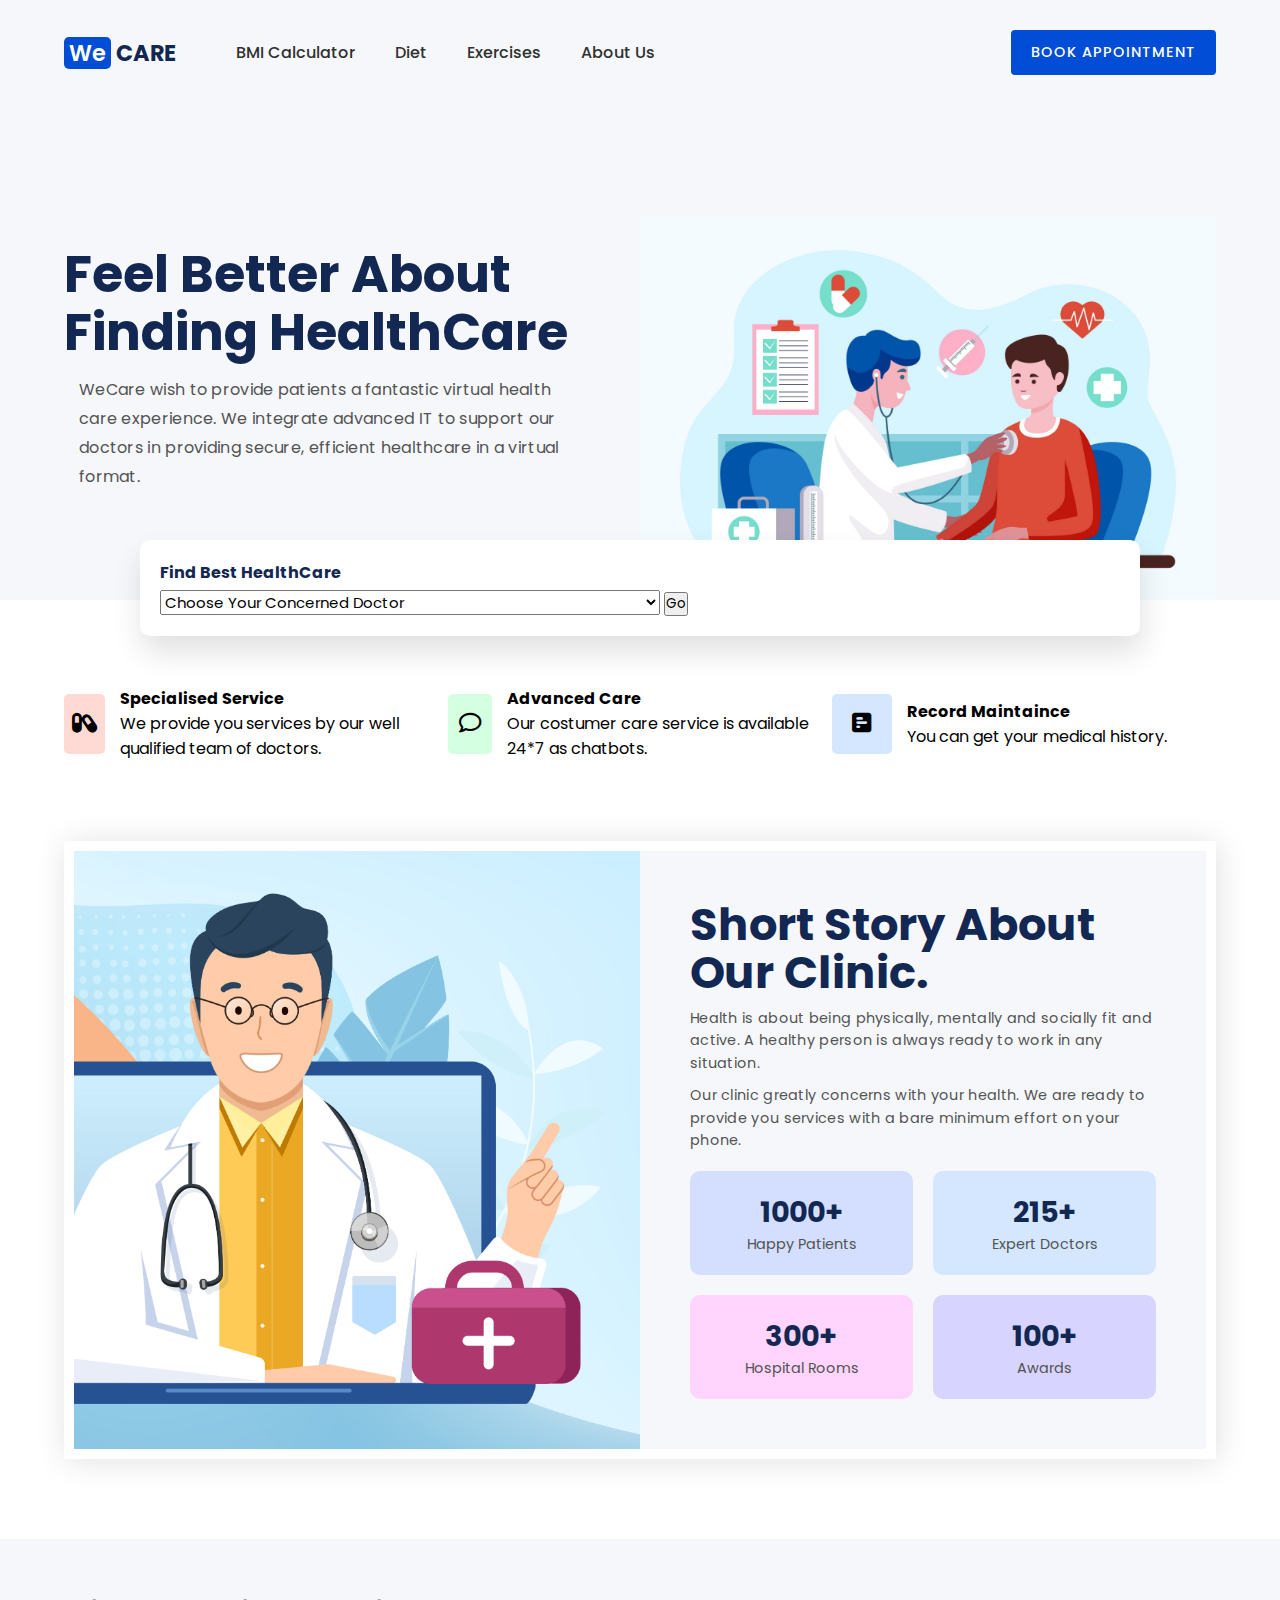
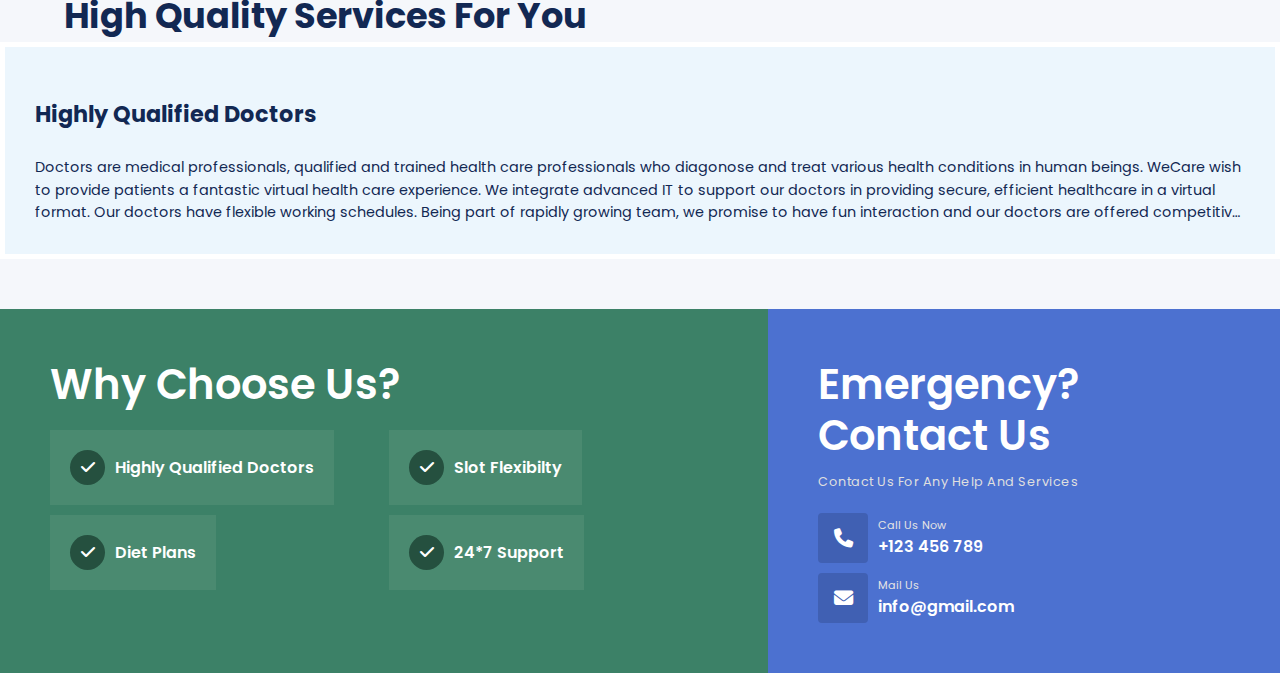
<file: index.html>
<!DOCTYPE html>
<html lang="en">
<head>
   <meta charset="UTF-8">
   <meta http-equiv="X-UA-Compatible" content="IE=edge">
   <meta name="viewport" content="width=device-width, initial-scale=1.0">
   <title>WeCare</title>
   <link rel="preconnect" href="https://fonts.googleapis.com">
<link rel="preconnect" href="https://fonts.gstatic.com" crossorigin>
<link href="https://fonts.googleapis.com/css2?family=Poppins:ital,wght@0,100;0,200;0,300;0,400;0,500;0,600;0,700;0,800;0,900;1,100;1,200;1,300;1,400;1,500;1,600;1,700;1,800;1,900&display=swap" rel="stylesheet">
<link rel="stylesheet" href="https://cdnjs.cloudflare.com/ajax/libs/font-awesome/6.3.0/css/all.min.css">
<script type="text/javascript">
   function goToNewPage()
   {
       var url = document.getElementById('list').value;
       if(url != 'none') {
           window.location = url;
       }
   }
</script>
</head>
<link rel="stylesheet" href="style.css">
<body>
   <section id="hero">
      <nav class="navigation">
         <a href="#" class="logo"><span>We</span>CARE</a>
         <ul class="menu">
            <li><a href="bmi.html" target="_blank">BMI Calculator</a>
            <li><a href="Diet.html" target="_blank">Diet</a>
            <li><a href="exercise.html" target="_blank">Exercises</a>
            <li><a href="aboutus.html" target="_blank">About Us</a>
         
         </ul>
      
         <a href="appointment.html" target="_blank" class="nav-appointment-btn">BOOK APPOINTMENT</a>
      </nav>
      <div class="hero-content">
         <div class="hero-text">
         <h1>Feel Better About Finding HealthCare</h1>
            <p>WeCare wish to provide patients a fantastic virtual health care experience. We integrate advanced IT to support our doctors in providing secure, efficient healthcare in a virtual format.</p> 
       
            <div class="hero-text-btns">
               <!--
               <a href="#">
                  <i class="fa-solid fa-magnifying-glass"></i>
                  Find Doctor</a>
               
               <a href="#">
                  <i class="fa-solid fa-check"></i>
                  Book Appointment</a>
               -->
               
            </div>
         </div>
         <div class="hero-img">
            <img src="gg.jpg" alt="">
         </div>
      </div>
   </section>
   <div class="appointment-search-container">
      <h3>Find Best HealthCare</h3>
      <form>
         <select name="list" id="list" accesskey="target">
             <option value='none' selected>Choose Your Concerned Doctor</option>
             <option value="Cardiologist.html">Cardiologist</option>
             <option value="Neurologist.html">Neurologist</option>
             <option value="Orthologist.html">Orthologist</option>
             <option value="Gynaecologist.html">Gynaecologist</option>
             <option value="Dermatalogist.html">Dermatalogist</option>
         </select>
         <input type=button value="Go" onclick="goToNewPage()" />
         </form>

      
   </div>
   <section class="what-we-provide">
      <div class="w-info-box w-info-box1">
         <div class="w-info-icon">
            <i class="fa-solid fa-capsules"></i>
         </div>
         <div class="w-info-text">
            <strong>Specialised Service</strong>
            <p>We provide you services by our well qualified team of doctors.</p>
         </div>
         
      </div>

      <div class="w-info-box w-info-box2">
         <div class="w-info-icon">
            <i class="fa-regular fa-comment"></i>
         </div>
         <div class="w-info-text">
            <strong>Advanced Care</strong>
            <p>Our costumer care service is available 24*7 as chatbots.</p>
         </div>
         
      </div>

      <div class="w-info-box w-info-box3 ">
         <div class="w-info-icon">
            <i class="fa-solid fa-square-poll-horizontal"></i>
         </div>
         <div class="w-info-text">
            <strong>Record Maintaince</strong>
            <p>You can get your medical history.</p>
         </div>
         
      </div>
   </section>

   <section id="our-story">
      <div class="our-story-img">
         <img src="picture.jpg" alt="">
       
         
      </div>
      <div class="our-story-text">
         <h2>Short Story About Our Clinic.</h2>
         <p>Health is about being physically, mentally and socially fit and active. A healthy person is always ready to work in any situation.</p>
         <p>Our clinic greatly concerns with your health. We are ready to provide you services with a bare minimum effort on your phone.</p>

         <div class="story-number-container">
            <div class="story-number-box s-n-box1">
               <strong>1000+</strong>
               <span>Happy Patients</span>
            </div>

            <div class="story-number-box s-n-box2">
               <strong>215+</strong>
               <span>Expert Doctors</span>
            </div>

            <div class="story-number-box s-n-box3">
               <strong>300+</strong>
               <span>Hospital Rooms</span>
            </div>

            <div class="story-number-box s-n-box4">
               <strong>100+</strong>
               <span>Awards</span>
            </div>


         </div>

      </div>
   </section>
   <section id="our-services">
      <div class="services-heading">
         <div class="services-heading-text">
         
            <h2>High Quality Services For You</h2>
         </div>
      </div>
      <div class="service-box s-box1">
         <strong>Highly Qualified Doctors</strong>
         <br>
         <p>Doctors are medical professionals, qualified and trained health care professionals who diagonose and treat various health conditions in human beings. WeCare wish to provide patients a fantastic virtual health care experience. We integrate advanced IT to support our doctors in providing secure, efficient healthcare in a virtual format. Our doctors have flexible working schedules. Being part of rapidly growing team, we promise to have fun interaction and our doctors are offered competitive renumeration rate. We offer affordable premium health care services to a wide variety of patients in our community and we service all ages.  And doctors have a deep knowledge and practical experience of years in their respective fields. We are so happy to tell you that we have 215+ doctors. Becoming a doctor typically requires significant efforts through academic education and clinical studies. </p>
      
      </div>
      </div>
      <span class="service-help-btn"></span>
   </section>
   <section id="why-choose-us">
      <div class="why-choose-us-left">
         <h3>Why Choose Us?</h3>
         <div class="why-choose-box-container">
            <div class="why-choose-box">
               <i class="fa-solid fa-check"></i>
               <div class="why-choose-box-text">
                  <strong>Highly Qualified Doctors</strong>
                  <p></p>
               </div>
            </div>
            <div class="why-choose-box">
               <i class="fa-solid fa-check"></i>
               <div class="why-choose-box-text">
                  <strong>Slot Flexibilty</strong>
                  <p></p>
               </div>
            </div>
            <div class="why-choose-box">
               <i class="fa-solid fa-check"></i>
               <div class="why-choose-box-text">
                  <strong>Diet Plans</strong>
                  <p></p>
               </div>
            </div>  <div class="why-choose-box">
               <i class="fa-solid fa-check"></i>
               <div class="why-choose-box-text">
                  <strong>24*7 Support</strong>
                  <p></p>
               </div>
            </div>
         </div>

 
      </div>
      <div class="why-choose-us-right">
         <h3>
            Emergency?<br/>
            Contact Us 
         </h3>
         <p>Contact Us For Any Help And Services</p>
         <div class="w-right-contact-container">
            <div class="w-right-contact-box">
               <i class="fa-solid fa-phone"></i>
               <div class="w-right-contact-box-text">
                  <span>Call Us Now</span>
                  <strong>+123 456 789</strong>
               </div>
            </div>
            <div class="w-right-contact-box">
               <i class="fa-sharp fa-solid fa-envelope"></i>
               <div class="w-right-contact-box-text">
                  <span>Mail Us</span>
                  <strong>info@gmail.com</strong>
               </div>
            </div>
         </div>
      </div>

   </section>
  
  

</body>
</html>
</file>
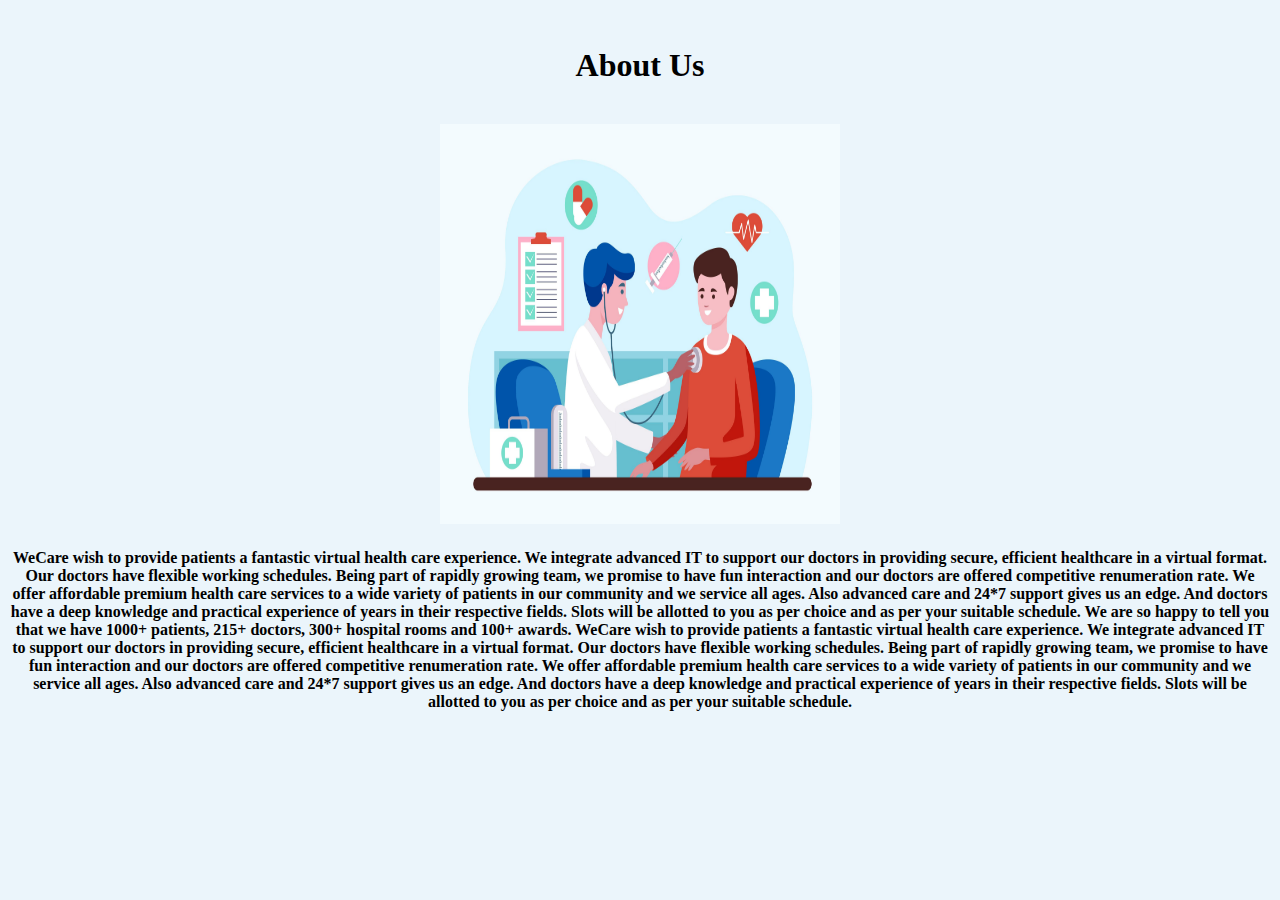
<file: aboutus.html>
<!DOCTYPE html>
<html lang="en">
<head>
    <meta charset="UTF-8">
    <meta http-equiv="X-UA-Compatible" content="IE=edge">
    <meta name="viewport" content="width=device-width, initial-scale=1.0">
    <title>About Us</title>
</head>
<body bgcolor ="#EBF5FB">
    <br>
   <h1 align="center">
      <block>About Us</block> 
   </h1>
   <br>
   <center><img src="gg.jpg" style="width:400px;height:400px;"></center>
    <h4><p style="text-align: center;">WeCare wish to provide patients a fantastic virtual health care experience. We integrate advanced IT to support our doctors in providing secure, efficient healthcare in a virtual format. Our doctors have flexible working schedules. Being part of rapidly growing team, we promise to have fun interaction and our doctors are offered competitive renumeration rate. We offer affordable premium health care services to a wide variety of patients in our community and we service all ages. Also advanced care and 24*7 support gives us an edge. And doctors have a deep knowledge and practical experience of years in their respective fields. Slots will be allotted to you as per choice and as per your suitable schedule. We are so happy to tell you that we have 1000+ patients, 215+ doctors, 300+ hospital rooms and 100+ awards. WeCare wish to provide patients a fantastic virtual health care experience. We integrate advanced IT to support our doctors in providing secure, efficient healthcare in a virtual format. Our doctors have flexible working schedules. Being part of rapidly growing team, we promise to have fun interaction and our doctors are offered competitive renumeration rate. We offer affordable premium health care services to a wide variety of patients in our community and we service all ages. Also advanced care and 24*7 support gives us an edge. And doctors have a deep knowledge and practical experience of years in their respective fields. Slots will be allotted to you as per choice and as per your suitable schedule. </p></h4>
    
</body>
</html>
</file>
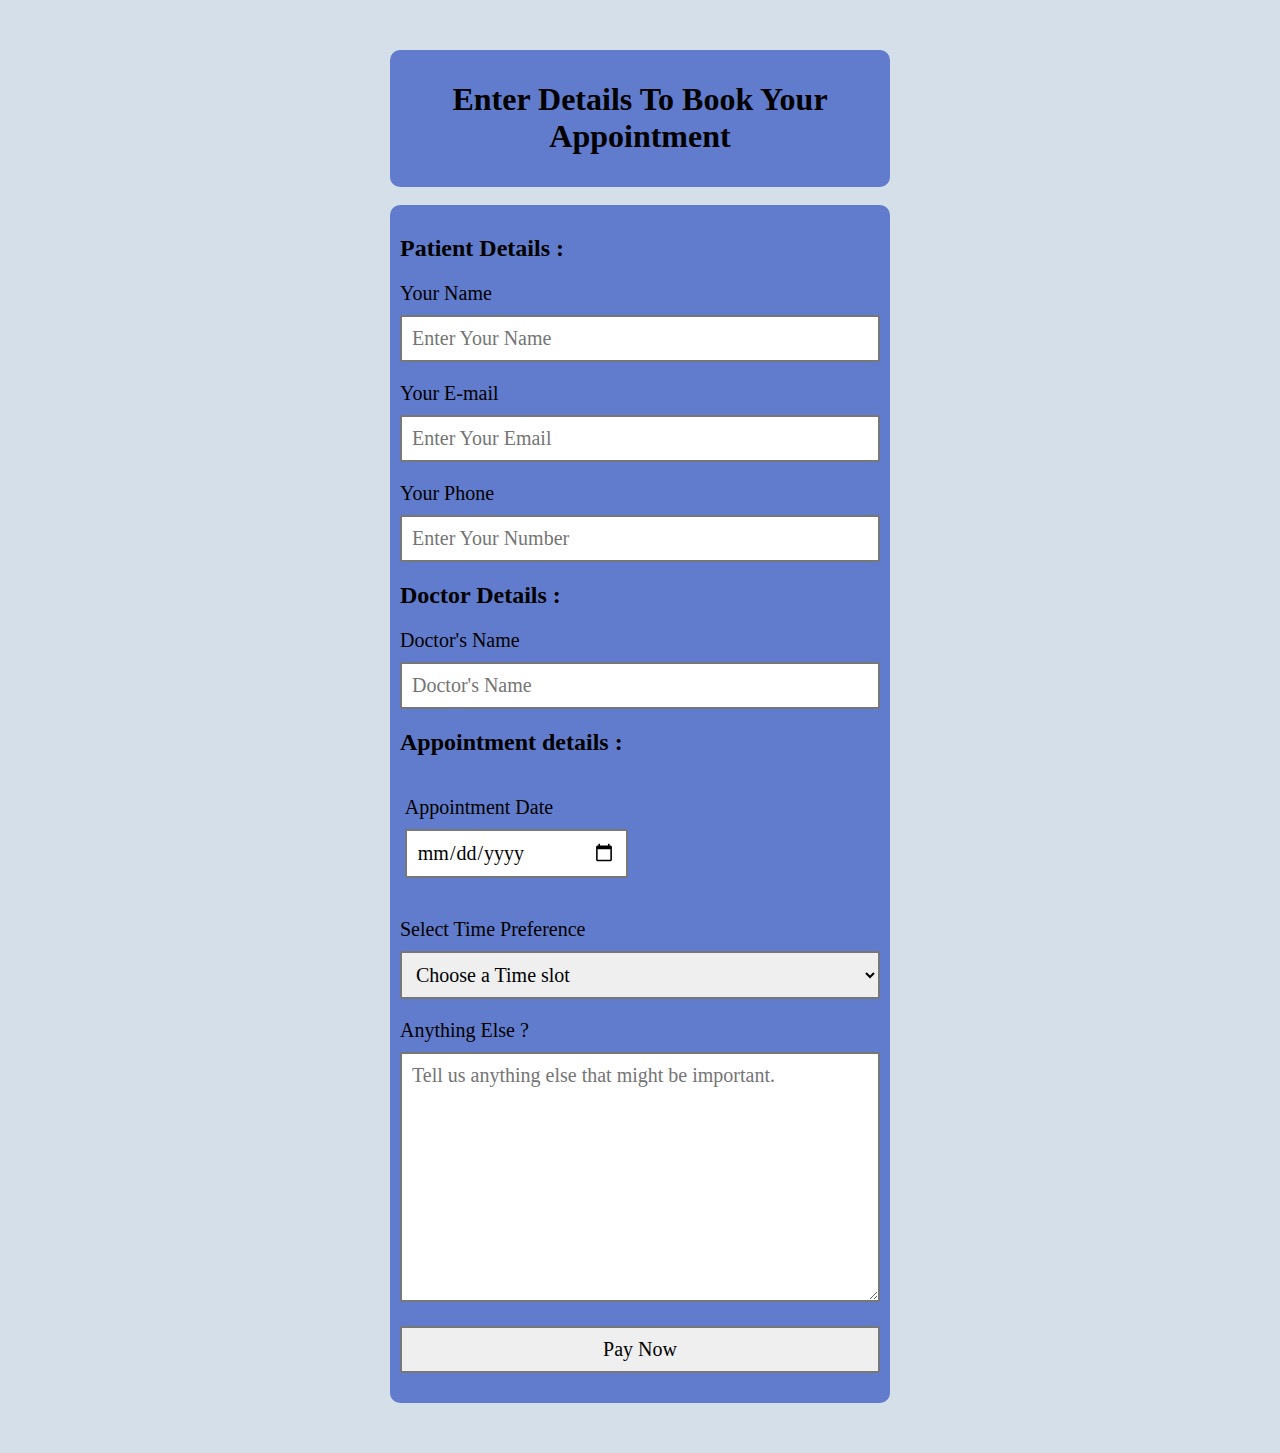
<file: appointment.html>
<!DOCTYPE html>
<html lang="en">
<head>
    <meta charset="UTF-8">
    <meta http-equiv="X-UA-Compatible" content="IE=edge">
    <meta name="viewport" content="width=device-width, initial-scale=1.0">
    <title>Document</title>
</head>
<link rel="stylesheet" href="style2.css">
<body>

<div style="border-radius: 10px; background: rgb(97, 124, 204); padding: 10px;">
<h1 align="center"><b>Enter Details To Book Your Appointment</b></h1>
</div>


<br>
<div style="border-radius: 10px; background: rgb(97, 124, 204); padding: 10px;">

<h2>Patient Details :</h2>
<div class="elem-group">
    <label for="name">Your Name</label>
    <input type="text" id="name" name="visitor_name" placeholder="Enter Your Name" pattern=[A-Z\sa-z]{3,20} required>
  </div>
  <div class="elem-group">
    <label for="email">Your E-mail</label>
    <input type="email" id="email" name="visitor_email" placeholder="Enter Your Email" required>
  </div>
  <div class="elem-group">
    <label for="phone">Your Phone</label>
    <input type="tel" id="phone" name="visitor_phone" placeholder="Enter Your Number" pattern=(\d{3})-?\s?(\d{3})-?\s?(\d{4}) required>

  <h2>Doctor Details : </h2>
  <div class="elem-group">
    <label for="name1">Doctor's Name</label>
    <input type="text" id="name1" name="doctor_name" placeholder="Doctor's Name" pattern=[A-Z\sa-z]{3,20} required>
  </div>

  <h2>Appointment details :</h2>
  <div class="elem-group inlined">
    <label for="date">Appointment Date</label>
    <input type="date" id="date" name="appointmnt" required>
  </div>
  <div class="elem-group">
    <label for="time_slot">Select Time Preference</label>
    <select id="time_slot" name="time_preference" required>
        <option value="">Choose a Time slot</option>
        <option value="Morning">Morning  (9:00-11:00)</option>
        <option value="Evening">Evening  (15:00-17:00)</option>
        <option value="Night">Night  (19:00-21:00)</option>
    </select>
  </div>
  <div class="elem-group">
    <label for="message">Anything Else ?</label>
    <textarea id="message" name="Patient_message" placeholder="Tell us anything else that might be important." required></textarea>
  </div>
  <div class="text-center">
    
    <input type="button" onclick="window.location.href='https://checkout.stripe.com/c/pay/cs_test_a1bStpgLs81seIk9hQdHXVXKN1JDT3Zm6imocQvcFFWksIo5RsYuo3pCSg#fidkdWxOYHwnPyd1blpxYHZxWjA0SGNRdFFWR0l1RkFOYkI2Q1xVNl9Ic0ZDT2RuQ3ZkXGFKdUZMd0NWM2FMM1ZXbnFBdEk9XD1ffGxKV0JyfDYyb2NJRERRfFBgc2d%2Fa0lRZFVQamc2RGpMNTVBUzN9M3xoNCcpJ3VpbGtuQH11anZgYUxhJz8ncWB2cVpnTFxmS00zTTM2a0I3cmo0MTEnKSd3YGNgd3dgd0p3bGJsayc%2FJ21xcXV2PyoqZm1gZm5qcHErdnF3bHVgK2ZqaConeCUl';" class="btn btn-warning btn-lg" value="Pay Now"/>
  </div>
  
</div>
    
</body>
</html>
</file>
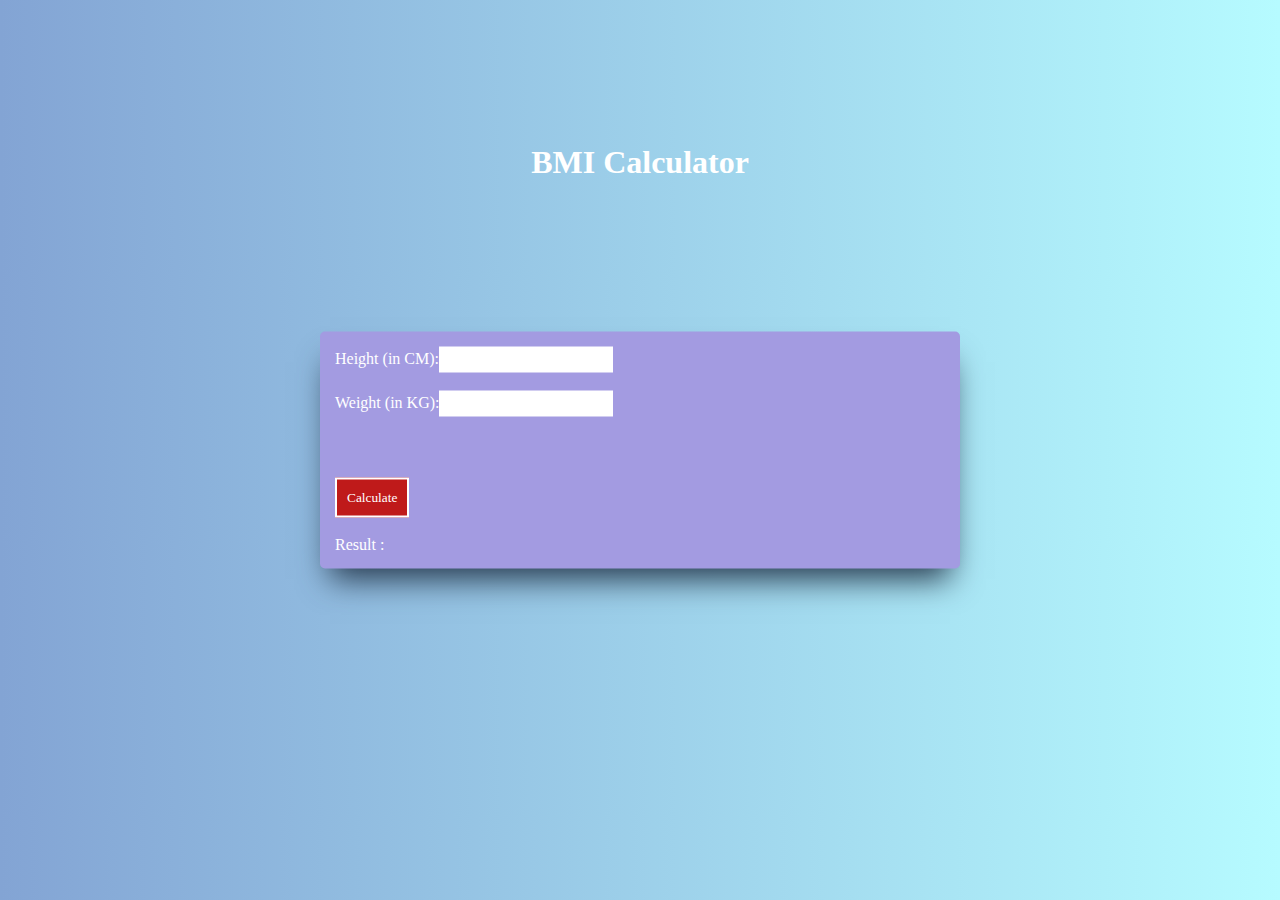
<file: bmi.html>
<!DOCTYPE html>
<html lang="en">
<head>
    <meta charset="UTF-8">
    <meta http-equiv="X-UA-Compatible" content="IE=edge">
    <meta name="viewport" content="width=device-width, initial-scale=1.0">
    <title>BMI Calculator</title>
    <link rel="stylesheet" href="style.css">
    
</head>
<link rel="stylesheet" href="bmistyle.css">

<body>
    <br> <br> <br> <br> <br>  <br> <br> <br>
    <h1 align="center">BMI Calculator</h1>
    <br>
    <br>
    <br>
    <br>
    <br>
        <div class="wrapper">
        
        <table>
        
        <tr>Height (in CM):</tr>
        <tr><input type="text" id="height"><br><span id="height_error"></span> </tr > 
        <br>
        <tr>Weight (in KG):</tr>
        <tr><input type="text" id="weight"><br><span id="weight_error"></span></tr>   
    <tr>

        <button id="btn">Calculate</button>
    </tr>
        </table>
    <br>
       
    Result : <p id="output"></p>
    </div>
</body>
<script>
    let button = document.getElementById('btn');

button.addEventListener('click', () => {
    const height = parseInt(document.getElementById('height').value);
    const weight = parseInt(document.getElementById('weight').value);
    const result = document.getElementById('output');
    let height_status=false, weight_status=false;

    if(height === '' || isNaN(height) || (height <= 0)){
        document.getElementById('height_error').innerHTML = 'Please provide a valid height';
    }else{
        document.getElementById('height_error').innerHTML = '';
        height_status=true;
    }

    if(weight === '' || isNaN(weight) || (weight <= 0)){
        document.getElementById('weight_error').innerHTML = 'Please provide a valid weight';
    }else{
        document.getElementById('weight_error').innerHTML = '';
        weight_status=true;
    }

    if(height_status && weight_status){
        const bmi = (weight / ((height*height)/10000)).toFixed(2);

        if(bmi < 18.6){
            result.innerHTML = 'Under weight : ' + bmi;
        }else if(bmi >= 18.6 && bmi < 24.9){
            result.innerHTML = 'Normal : ' + bmi;
        }else{
            result.innerHTML = 'Over weight : ' + bmi;
        }
    }else{
        alert('The form has errors');
        result.innerHTML = '';
    }
});
</script>
</html>
</file>
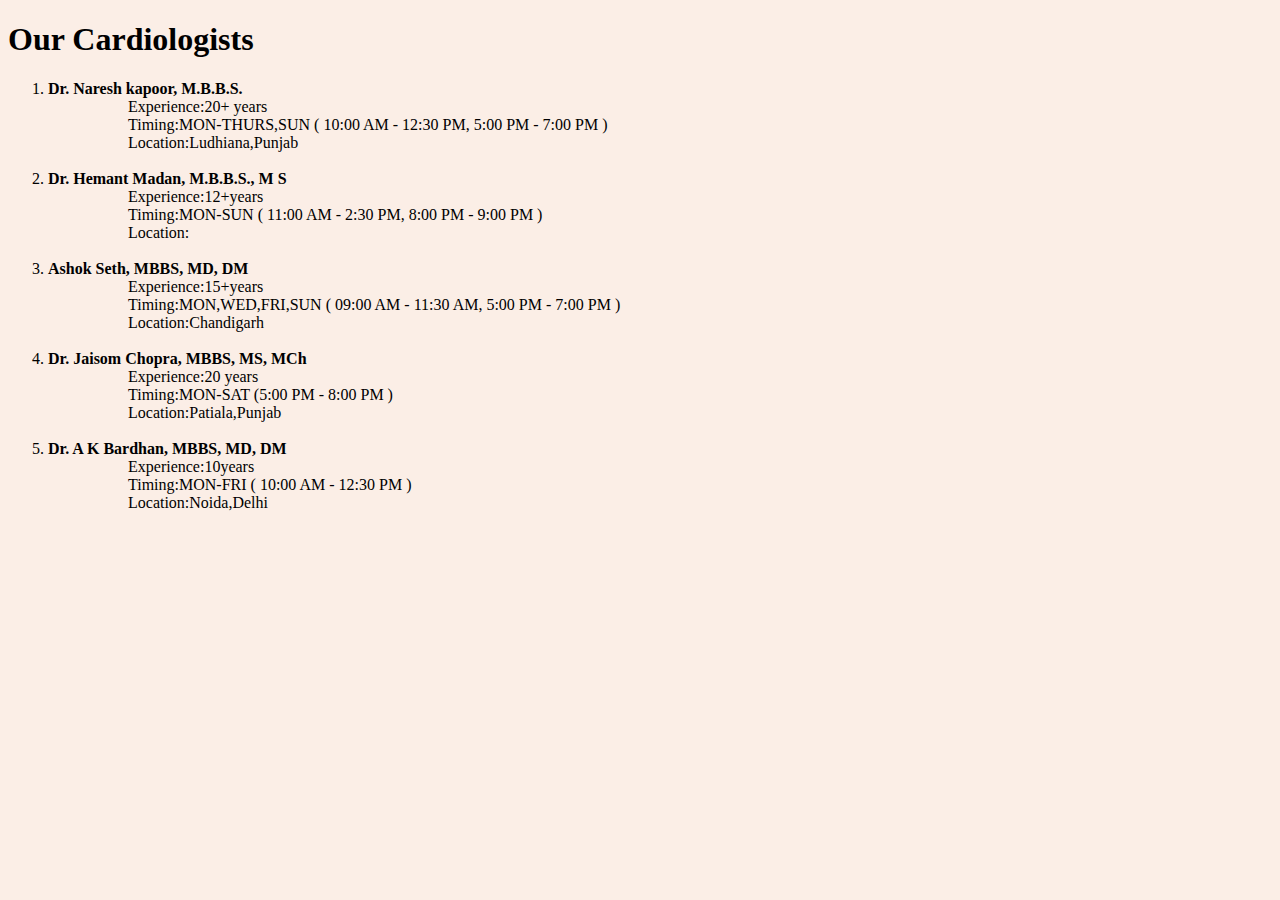
<file: Cardiologist.html>
<!DOCTYPE html>
<html lang="en">
<head>
    <meta charset="UTF-8">
    <meta http-equiv="X-UA-Compatible" content="IE=edge">
    <meta name="viewport" content="width=device-width, initial-scale=1.0">
    <title>Document</title>
</head>
<body bgcolor="#FBEEE6">
    <h1>Our Cardiologists</h1>
    <ol>
        <li><b>Dr. Naresh kapoor, M.B.B.S.</b></li>
        <ul>
            <dd>Experience:20+ years</dd>
            <dt></dt>
            <dd>Timing:MON-THURS,SUN ( 10:00 AM - 12:30 PM, 5:00 PM - 7:00 PM )</dd>
            <dt></dt>
            <dd>Location:Ludhiana,Punjab</dd>
            <dt></dt>
        </ul>
        <br>
        <li><b>Dr. Hemant Madan, M.B.B.S., M S </b></li>
        <ul>
            <dd>Experience:12+years</dd>
            <dt></dt>
            <dd>Timing:MON-SUN ( 11:00 AM - 2:30 PM, 8:00 PM - 9:00 PM )</dd>
            <dt></dt>
            <dd>Location:</dd>
            <dt></dt>
        </ul>
        <br>
        <li><b> Ashok Seth, MBBS, MD, DM</b></li>
        <ul>
            <dd>Experience:15+years</dd>
            <dt></dt>
            <dd>Timing:MON,WED,FRI,SUN ( 09:00 AM - 11:30 AM, 5:00 PM - 7:00 PM )</dd>
            <dt></dt>
            <dd>Location:Chandigarh</dd>
            <dt></dt>
        </ul>
        <br>
        <li><b>Dr. Jaisom Chopra, MBBS, MS, MCh</b></li>
        <ul>
            <dd>Experience:20 years</dd>
            <dt></dt>
            <dd>Timing:MON-SAT (5:00 PM - 8:00 PM )</dd>
            <dt></dt>
            <dd>Location:Patiala,Punjab</dd>
            <dt></dt>
        </ul>
        <br>
        <li><b>Dr. A K Bardhan, MBBS, MD, DM</b></li>
        <ul>
            <dd>Experience:10years</dd>
            <dt></dt>
            <dd>Timing:MON-FRI ( 10:00 AM - 12:30 PM )</dd>
            <dt></dt>
            <dd>Location:Noida,Delhi</dd>
            <dt></dt>
        </ul>
    </ol>
</body>
</html>
</file>
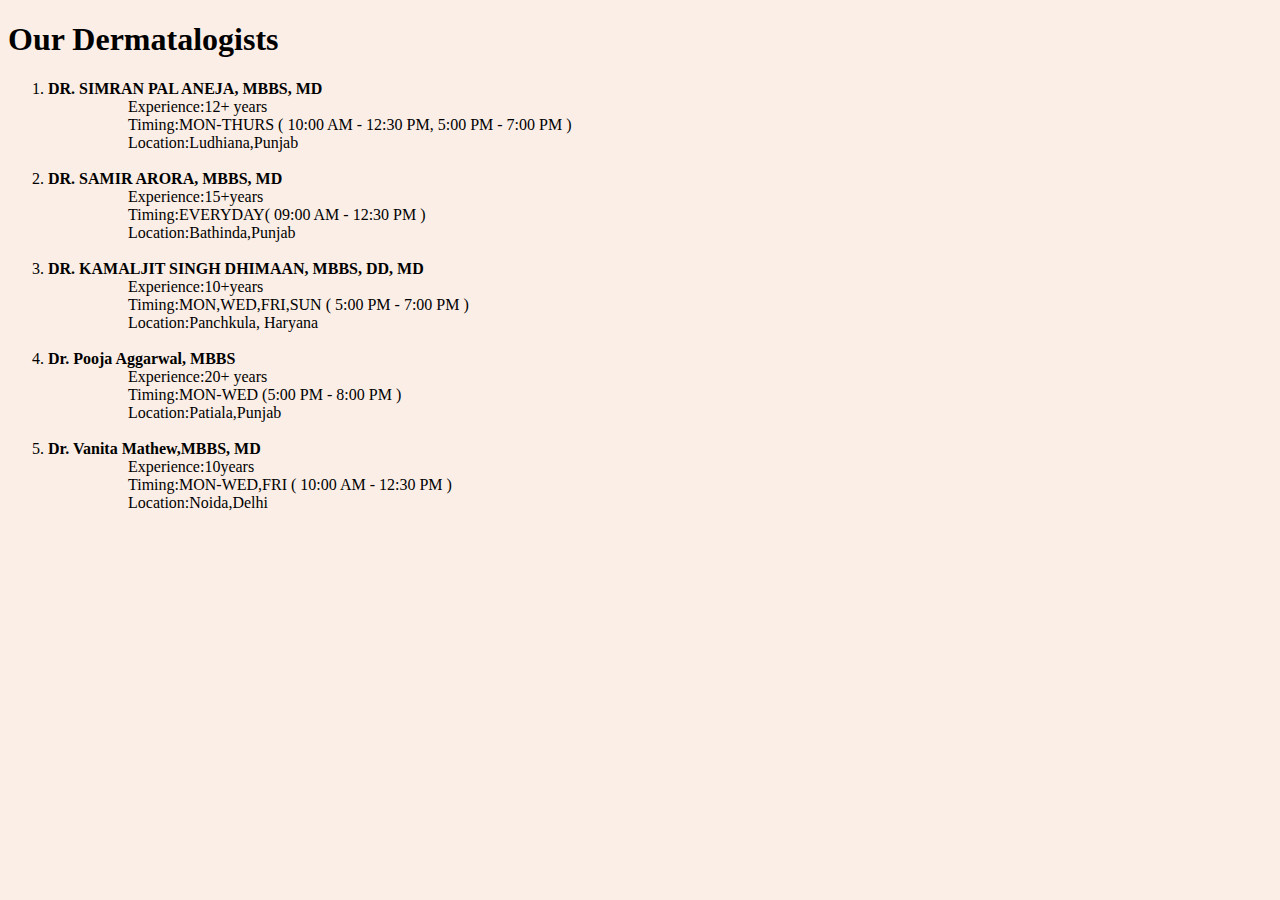
<file: Dermatalogist.html>
<!DOCTYPE html>
<html lang="en">
<head>
    <meta charset="UTF-8">
    <meta http-equiv="X-UA-Compatible" content="IE=edge">
    <meta name="viewport" content="width=device-width, initial-scale=1.0">
    <title>Document</title>
</head>
<body  bgcolor="#FBEEE6">
    <h1>Our Dermatalogists</h1>
    <ol>
        <li><b>DR. SIMRAN PAL ANEJA, MBBS, MD</b></li>
        <ul>
            <dd>Experience:12+ years</dd>
            <dt></dt>
            <dd>Timing:MON-THURS ( 10:00 AM - 12:30 PM, 5:00 PM - 7:00 PM )</dd>
            <dt></dt>
            <dd>Location:Ludhiana,Punjab</dd>
            <dt></dt>
        </ul>
        <br>
        <li><b>DR. SAMIR ARORA, MBBS, MD</b></li>
        <ul>
            <dd>Experience:15+years</dd>
            <dt></dt>
            <dd>Timing:EVERYDAY( 09:00 AM - 12:30 PM )</dd>
            <dt></dt>
            <dd>Location:Bathinda,Punjab</dd>
            <dt></dt>
        </ul>
        <br>
        <li><b>DR. KAMALJIT SINGH DHIMAAN, MBBS, DD, MD</b></li>
        <ul>
            <dd>Experience:10+years</dd>
            <dt></dt>
            <dd>Timing:MON,WED,FRI,SUN ( 5:00 PM - 7:00 PM )</dd>
            <dt></dt>
            <dd>Location:Panchkula, Haryana</dd>
            <dt></dt>
        </ul>
        <br>
        <li><b> Dr. Pooja Aggarwal, MBBS</b></li>
        <ul>
            <dd>Experience:20+ years</dd>
            <dt></dt>
            <dd>Timing:MON-WED (5:00 PM - 8:00 PM )</dd>
            <dt></dt>
            <dd>Location:Patiala,Punjab</dd>
            <dt></dt>
        </ul>
        <br>
        <li><b>Dr. Vanita Mathew,MBBS, MD</b></li>
        <ul>
            <dd>Experience:10years</dd>
            <dt></dt>
            <dd>Timing:MON-WED,FRI ( 10:00 AM - 12:30 PM )</dd>
            <dt></dt>
            <dd>Location:Noida,Delhi</dd>
            <dt></dt>
        </ul>
    </ol>
</body>
</html>
</file>
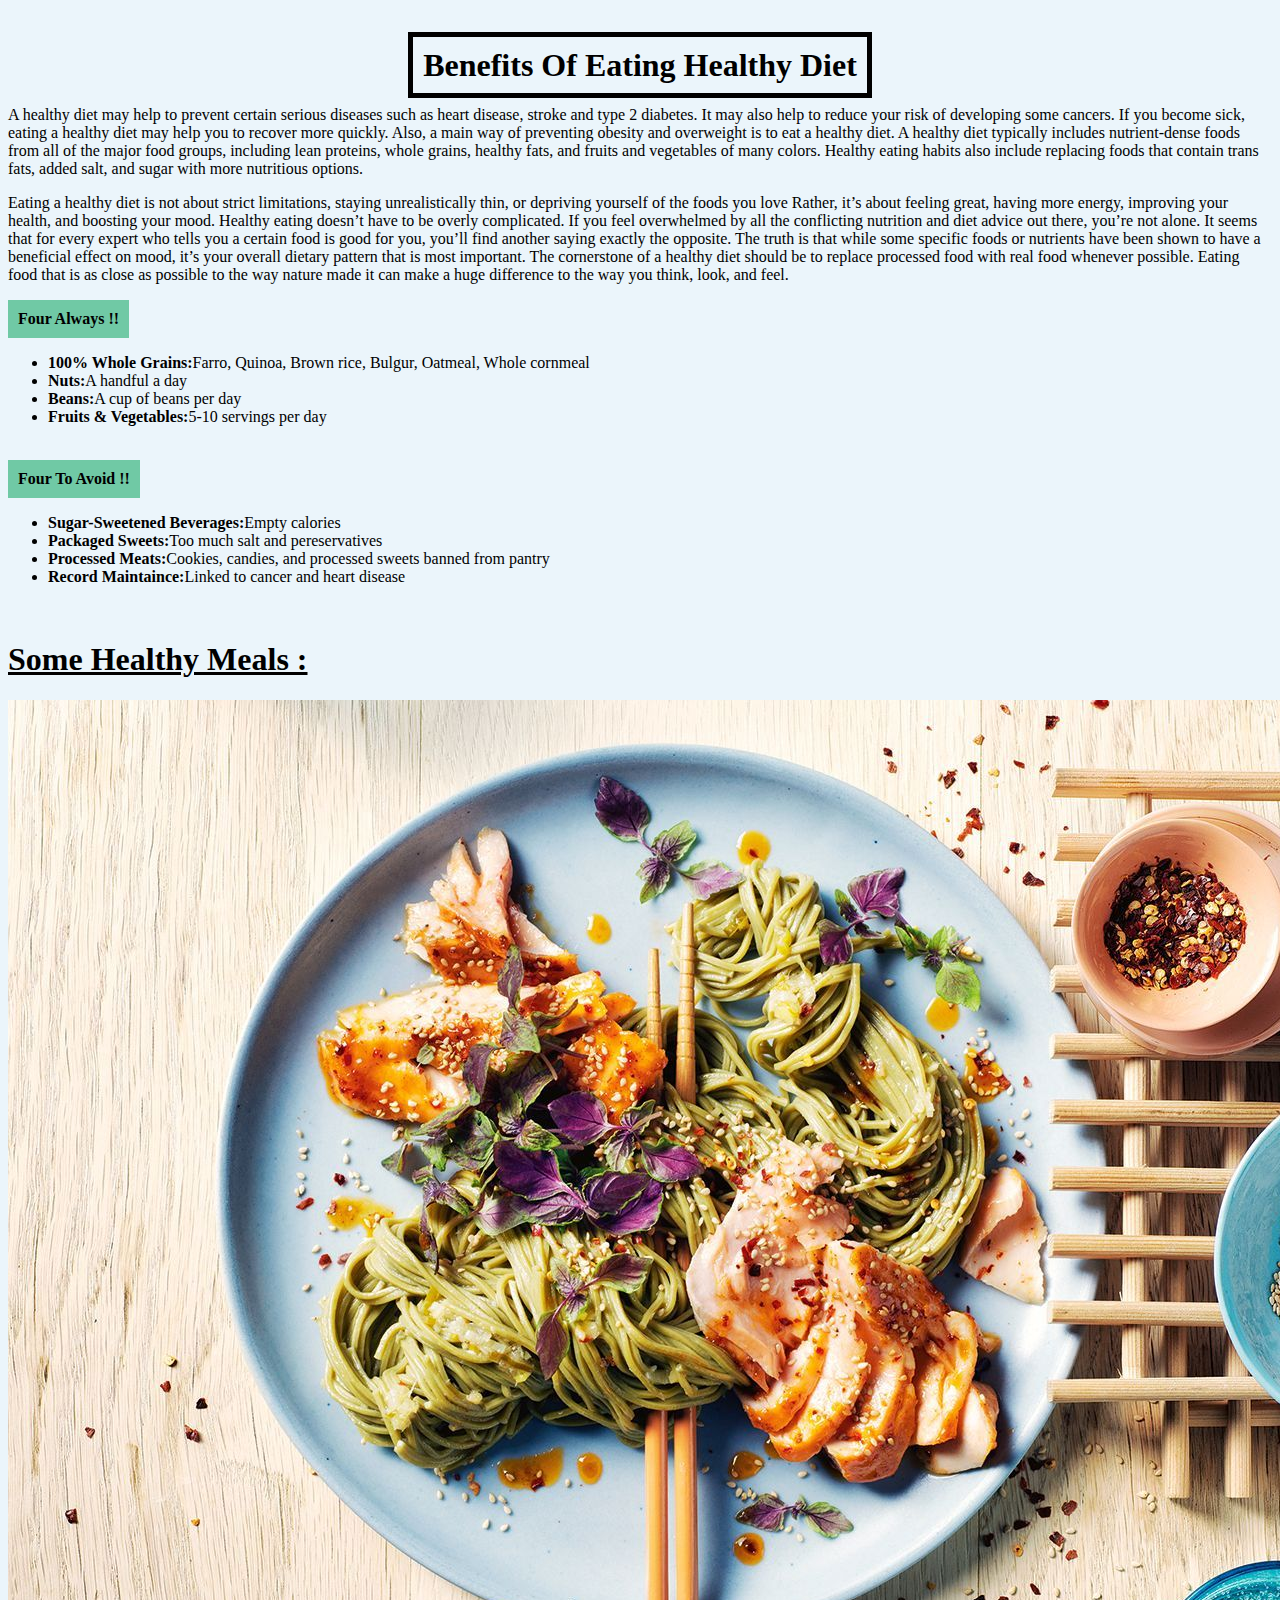
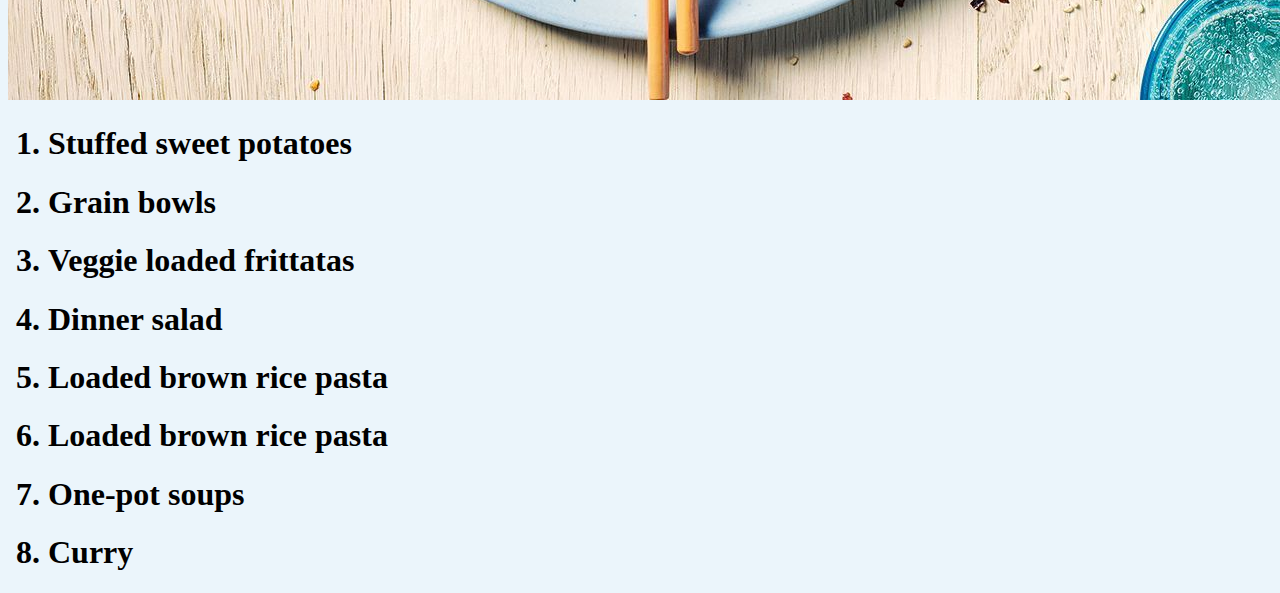
<file: Diet.html>
<!DOCTYPE html>
<html lang="en">
<head>


   <meta charset="UTF-8">
   <meta http-equiv="X-UA-Compatible" content="IE=edge">
   <meta name="viewport" content="width=device-width, initial-scale=1.0">
   <title>DIET</title>
</head>
<link rel="stylesheet" href="diet.css">
<body bgcolor ="#EBF5FB">
   <br>
   <h1 align="center">
      <block>Benefits Of Eating Healthy Diet</block> 
   </h1>
 
<p style="font-size: 16;">A healthy diet may help to prevent certain serious diseases such as heart disease, stroke and type 2 diabetes. It may also help to reduce your risk of developing some cancers. If you become sick, eating a healthy diet may help you to recover more quickly. Also, a main way of preventing obesity and overweight is to eat a healthy diet. A healthy diet typically includes nutrient-dense foods from all of the major food groups, including lean proteins, whole grains, healthy fats, and fruits and vegetables of many colors. Healthy eating habits also include replacing foods that contain trans fats, added salt, and sugar with more nutritious options.</p>
   
Eating a healthy diet is not about strict limitations, staying unrealistically thin, or depriving yourself of the foods you love Rather, it’s about feeling great, having more energy, improving your health, and boosting your mood.

Healthy eating doesn’t have to be overly complicated. If you feel overwhelmed by all the conflicting nutrition and diet advice out there,   you’re not alone. It seems that for every expert who tells you a certain food is good for you, you’ll find another saying exactly the   opposite. The truth is that while some specific foods or nutrients have been shown to have a beneficial effect on mood, it’s your overall   dietary pattern that is most important. The cornerstone of a healthy diet should be to replace processed food with real food whenever   possible. Eating food that is as close as possible to the way nature made it can make a huge difference to the way you think, look, and feel.
</p>

    
<section id="textboxes">
   <div class="textboxes"><b>Four Always !!</b></div>
</section>
   </div>
   <ul>
      <li><strong>100% Whole Grains:</strong>Farro, Quinoa, Brown rice, Bulgur, Oatmeal, Whole cornmeal</li>
      <li><strong>Nuts:</strong>A handful a day</li>
      <li><strong>Beans:</strong>A cup of beans per day</li>
      <li><strong>Fruits & Vegetables:</strong>5-10 servings per day</li>
   </ul>
      
<br>

<section id="textboxes">
   <div class="textboxes"><b>Four To Avoid !!</b></div>
</section>
   </div>
   <ul>
      <li><strong>Sugar-Sweetened Beverages:</strong>Empty calories</li>
      <li><strong>Packaged Sweets:</strong>Too much salt and pereservatives</li>
      <li><strong>Processed Meats:</strong>Cookies, candies, and processed sweets banned from pantry</li>
      <li><strong>Record Maintaince:</strong>Linked to cancer and heart disease</li>
   </ul>

  
<br>
      
<h1><u>Some Healthy Meals :</u></h1>
<img  src="meal.jpg" >
<ol>
   <h1><li>Stuffed sweet potatoes</li></h1>
   <h1><li>Grain bowls</li></h1>
   <h1><li>Veggie loaded frittatas</li></h1>
   <h1><li>Dinner salad</li></h1>
   <h1><li>Loaded brown rice pasta</li></h1>
   <h1><li>Loaded brown rice pasta</li></h1>
   <h1><li>One-pot soups</li></h1>
   <h1><li>Curry</li></h1>
</ol>
</body>
</html>
</file>
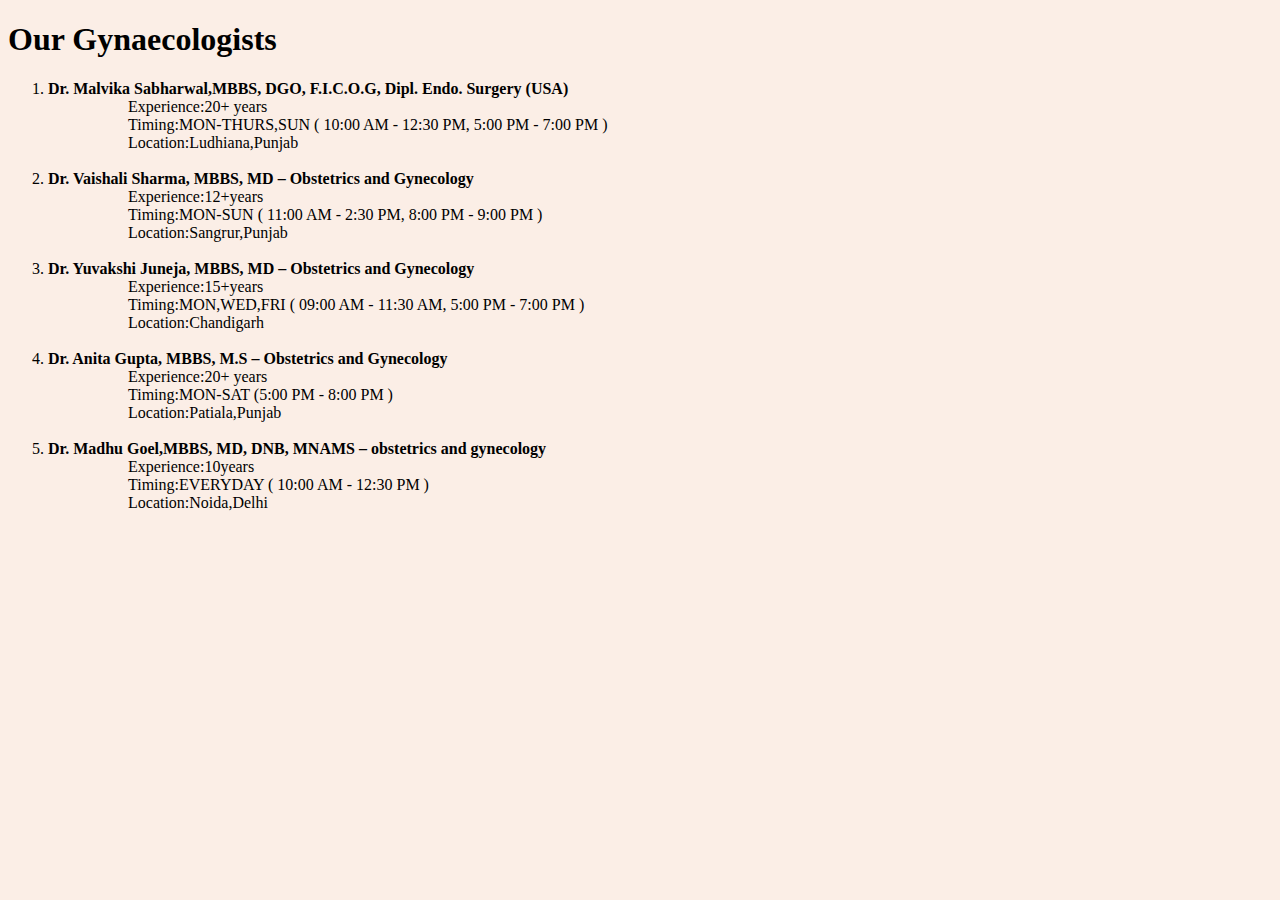
<file: Gynaecologist.html>
<!DOCTYPE html>
<html lang="en">
<head>
    <meta charset="UTF-8">
    <meta http-equiv="X-UA-Compatible" content="IE=edge">
    <meta name="viewport" content="width=device-width, initial-scale=1.0">
    <title>Document</title>
</head>
<body  bgcolor="#FBEEE6">
    <h1>Our Gynaecologists</h1>
    <ol>
        <li><b>Dr. Malvika Sabharwal,MBBS, DGO, F.I.C.O.G, Dipl. Endo. Surgery (USA)</b></li>
        <ul>
            <dd>Experience:20+ years</dd>
            <dt></dt>
            <dd>Timing:MON-THURS,SUN ( 10:00 AM - 12:30 PM, 5:00 PM - 7:00 PM )</dd>
            <dt></dt>
            <dd>Location:Ludhiana,Punjab</dd>
            <dt></dt>
        </ul>
        <br>
        <li><b>Dr. Vaishali Sharma, MBBS, MD – Obstetrics and Gynecology</b></li>
        <ul>
            <dd>Experience:12+years</dd>
            <dt></dt>
            <dd>Timing:MON-SUN ( 11:00 AM - 2:30 PM, 8:00 PM - 9:00 PM )</dd>
            <dt></dt>
            <dd>Location:Sangrur,Punjab</dd>
            <dt></dt>
        </ul>
        <br>
        <li><b>Dr. Yuvakshi Juneja, MBBS, MD – Obstetrics and Gynecology</b></li>
        <ul>
            <dd>Experience:15+years</dd>
            <dt></dt>
            <dd>Timing:MON,WED,FRI ( 09:00 AM - 11:30 AM, 5:00 PM - 7:00 PM )</dd>
            <dt></dt>
            <dd>Location:Chandigarh</dd>
            <dt></dt>
        </ul>
        <br>
        <li><b> Dr. Anita Gupta, MBBS, M.S – Obstetrics and Gynecology</b></li>
        <ul>
            <dd>Experience:20+ years</dd>
            <dt></dt>
            <dd>Timing:MON-SAT (5:00 PM - 8:00 PM )</dd>
            <dt></dt>
            <dd>Location:Patiala,Punjab</dd>
            <dt></dt>
        </ul>
        <br>
        <li><b>Dr. Madhu Goel,MBBS, MD, DNB, MNAMS – obstetrics and gynecology</b></li>
        <ul>
            <dd>Experience:10years</dd>
            <dt></dt>
            <dd>Timing:EVERYDAY ( 10:00 AM - 12:30 PM )</dd>
            <dt></dt>
            <dd>Location:Noida,Delhi</dd>
            <dt></dt>
        </ul>
    </ol>
</body>
</html>
</file>
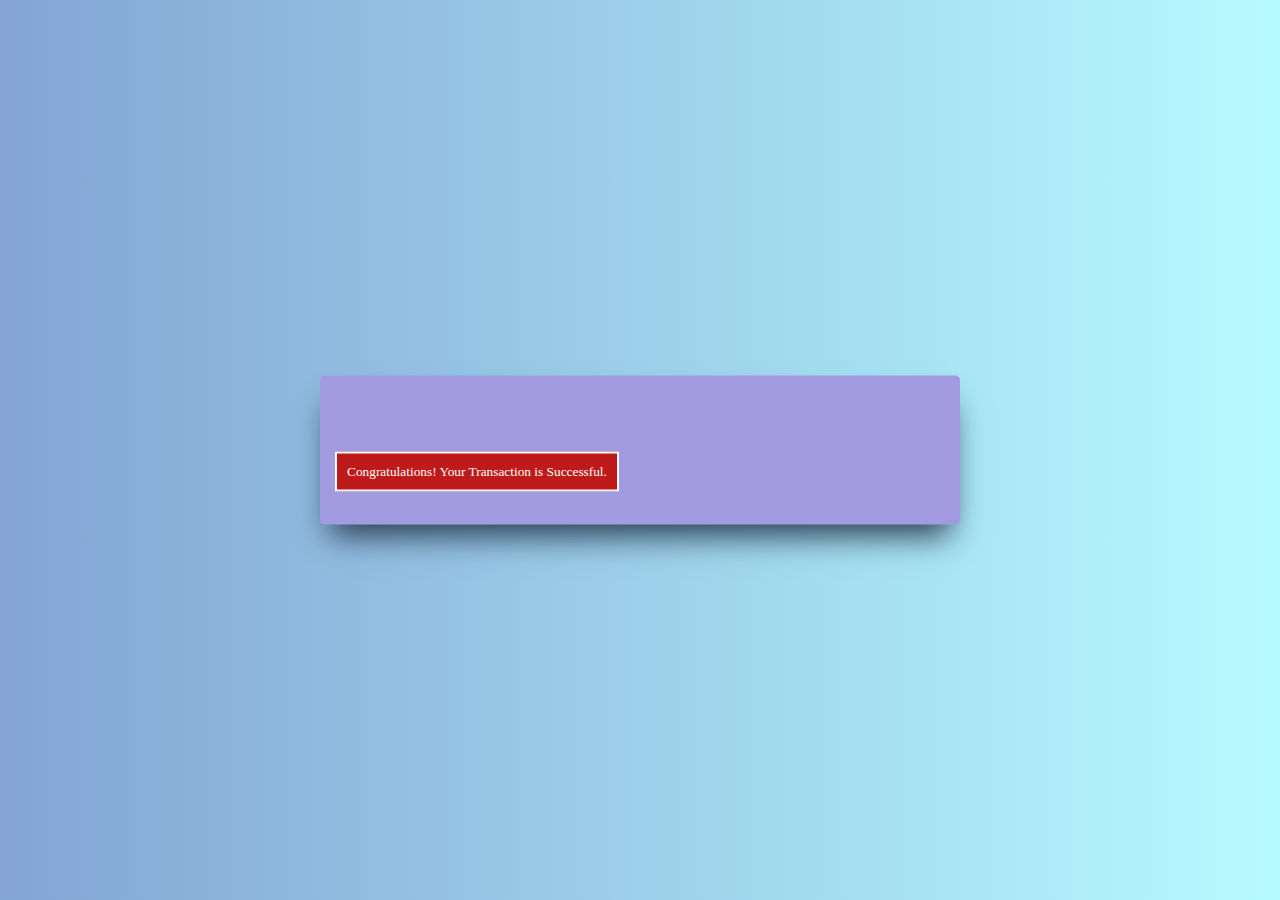
<file: last.html>
<!DOCTYPE html>
<html lang="en">
<head>
    <meta charset="UTF-8">
    <meta http-equiv="X-UA-Compatible" content="IE=edge">
    <meta name="viewport" content="width=device-width, initial-scale=1.0">
    <title>Successful Transaction</title>
    <link rel="stylesheet" href="style.css">
    
</head>
<link rel="stylesheet" href="last.css">

<body>
    <br> <br> <br> <br> <br>  <br> <br> <br>

    <br>
    <br>
    
        <div class="wrapper">
        
        <table>
      
        <button id="btn">Congratulations! Your Transaction is Successful.</button>
    </tr>
        </table>
    <br>
       
    
    </div>
</body>
</html>
</file>
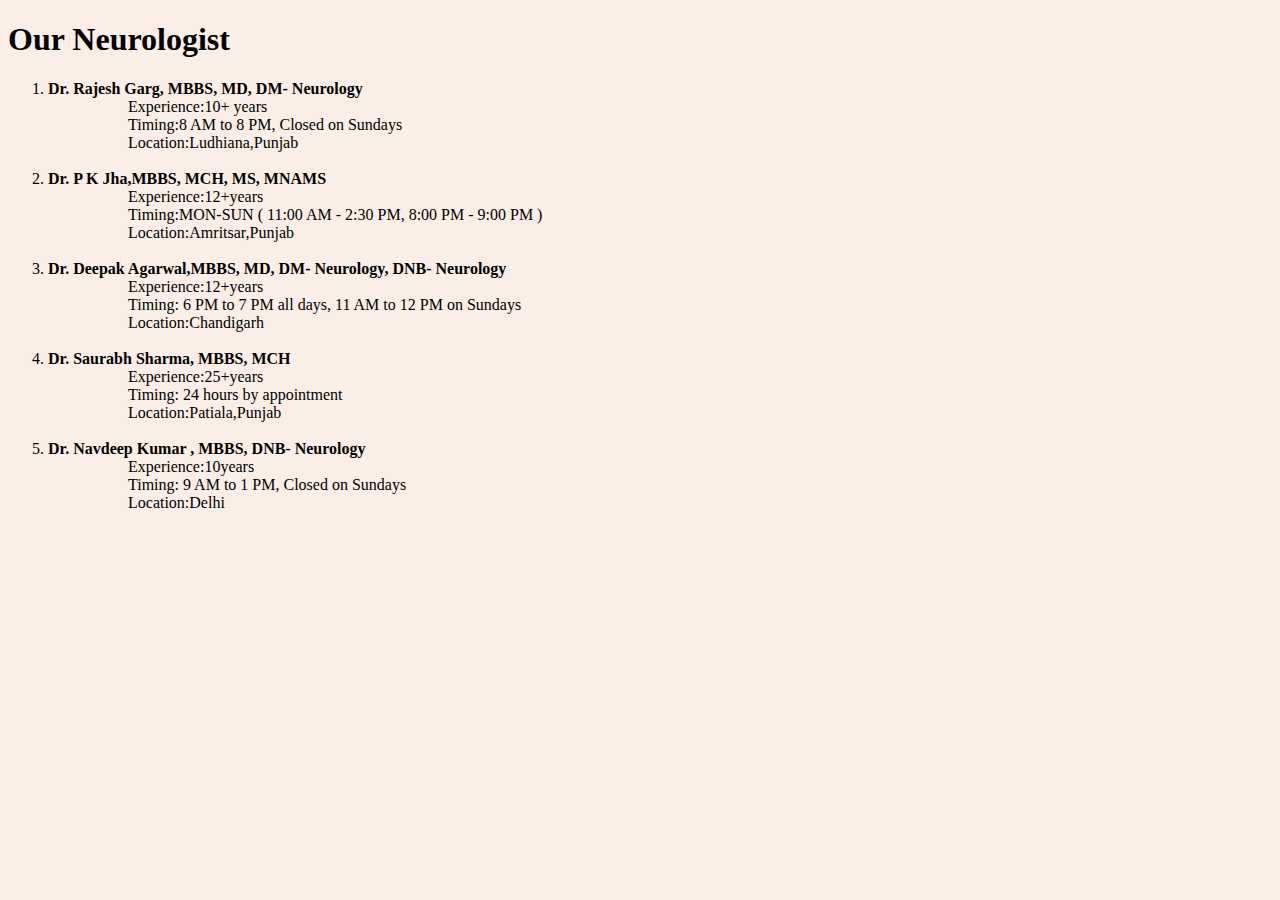
<file: Neurologist.html>
<!DOCTYPE html>
<html lang="en">
<head>
    <meta charset="UTF-8">
    <meta http-equiv="X-UA-Compatible" content="IE=edge">
    <meta name="viewport" content="width=device-width, initial-scale=1.0">
    <title>Document</title>
</head>
<body  bgcolor="#FBEEE6">
    <h1>Our Neurologist</h1>
    <ol>
        <li><b>Dr. Rajesh Garg, MBBS, MD, DM- Neurology</b></li>
        <ul>
            <dd>Experience:10+ years</dd>
            <dt></dt>
            <dd>Timing:8 AM to 8 PM, Closed on Sundays</dd>
            <dt></dt>
            <dd>Location:Ludhiana,Punjab</dd>
            <dt></dt>
        </ul>
        <br>
        <li><b>Dr. P K Jha,MBBS, MCH, MS, MNAMS </b></li>
        <ul>
            <dd>Experience:12+years</dd>
            <dt></dt>
            <dd>Timing:MON-SUN ( 11:00 AM - 2:30 PM, 8:00 PM - 9:00 PM )</dd>
            <dt></dt>
            <dd>Location:Amritsar,Punjab</dd>
            <dt></dt>
        </ul>
        <br>
        <li><b>Dr. Deepak Agarwal,MBBS, MD, DM- Neurology, DNB- Neurology</b></li>
        <ul>
            <dd>Experience:12+years</dd>
            <dt></dt>
            <dd>Timing: 6 PM to 7 PM all days, 11 AM to 12 PM on Sundays</dd>
            <dt></dt>
            <dd>Location:Chandigarh</dd>
            <dt></dt>
        </ul>
        <br>
        <li><b>Dr. Saurabh Sharma, MBBS, MCH</b></li>
        <ul>
            <dd>Experience:25+years</dd>
            <dt></dt>
            <dd>Timing: 24 hours by appointment</dd>
            <dt></dt>
            <dd>Location:Patiala,Punjab</dd>
            <dt></dt>
        </ul>
        <br>
        <li><b>Dr. Navdeep Kumar , MBBS, DNB- Neurology</b></li>
        <ul>
            <dd>Experience:10years</dd>
            <dt></dt>
            <dd>Timing: 9 AM to 1 PM, Closed on Sundays</dd>
            <dt></dt>
            <dd>Location:Delhi</dd>
            <dt></dt>
        </ul>
    </ol>
</body>
</html>
</file>
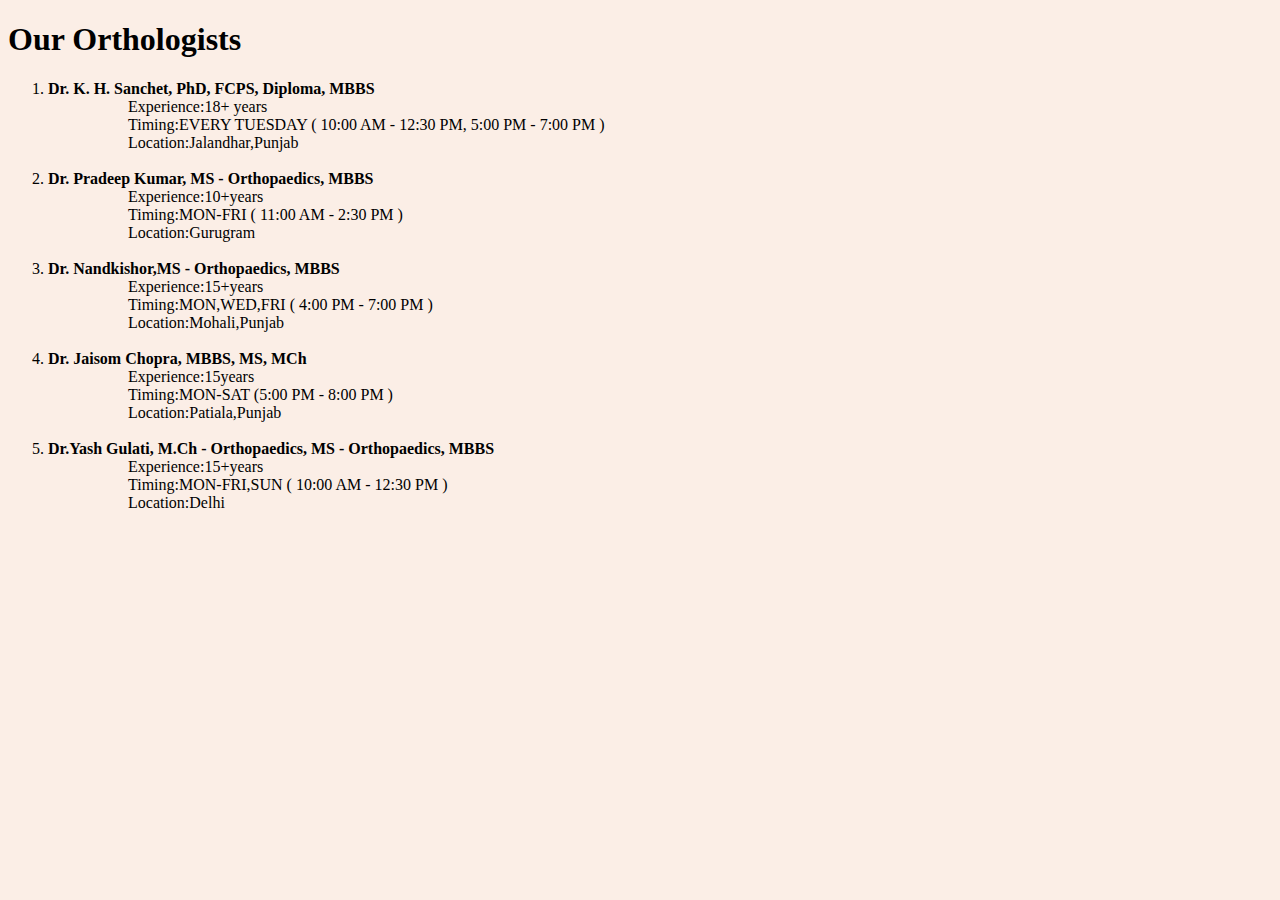
<file: Orthologist.html>
<!DOCTYPE html>
<html lang="en">
<head>
    <meta charset="UTF-8">
    <meta http-equiv="X-UA-Compatible" content="IE=edge">
    <meta name="viewport" content="width=device-width, initial-scale=1.0">
    <title>Document</title>
</head>
<body  bgcolor="#FBEEE6">
    <h1>Our Orthologists</h1>
    <ol>
        <li><b>Dr. K. H. Sanchet, PhD, FCPS, Diploma, MBBS</b></li>
        <ul>
            <dd>Experience:18+ years</dd>
            <dt></dt>
            <dd>Timing:EVERY TUESDAY ( 10:00 AM - 12:30 PM, 5:00 PM - 7:00 PM )</dd>
            <dt></dt>
            <dd>Location:Jalandhar,Punjab</dd>
            <dt></dt>
        </ul>
        <br>
        <li><b>Dr. Pradeep Kumar, MS - Orthopaedics, MBBS</b></li>
        <ul>
            <dd>Experience:10+years</dd>
            <dt></dt>
            <dd>Timing:MON-FRI ( 11:00 AM - 2:30 PM )</dd>
            <dt></dt>
            <dd>Location:Gurugram</dd>
            <dt></dt>
        </ul>
        <br>
        <li><b>Dr. Nandkishor,MS - Orthopaedics, MBBS</b></li>
        <ul>
            <dd>Experience:15+years</dd>
            <dt></dt>
            <dd>Timing:MON,WED,FRI ( 4:00 PM - 7:00 PM )</dd>
            <dt></dt>
            <dd>Location:Mohali,Punjab</dd>
            <dt></dt>
        </ul>
        <br>
        <li><b>Dr. Jaisom Chopra, MBBS, MS, MCh</b></li>
        <ul>
            <dd>Experience:15years</dd>
            <dt></dt>
            <dd>Timing:MON-SAT (5:00 PM - 8:00 PM )</dd>
            <dt></dt>
            <dd>Location:Patiala,Punjab</dd>
            <dt></dt>
        </ul>
        <br>
        <li><b>Dr.Yash Gulati, M.Ch - Orthopaedics, MS - Orthopaedics, MBBS</b></li>
        <ul>
            <dd>Experience:15+years</dd>
            <dt></dt>
            <dd>Timing:MON-FRI,SUN ( 10:00 AM - 12:30 PM )</dd>
            <dt></dt>
            <dd>Location:Delhi</dd>
            <dt></dt>
        </ul>
    </ol>
</body>
</html>
</file>
<file: style.css>
*{
   margin: 0px;
   padding: 0px;
   box-sizing: border-box;
   font-family: poppins;
}
a{
   text-decoration: none;
}
ul{
   list-style: none;

}
#hero{
   background-color: #f5f7fb;
   display: flex;
   flex-direction: column;
   justify-content: space-between;
   min-height: 600px;

}
.navigation{
   display: flex;
   justify-content: space-between;
   align-items: center;
   max-width: 1200px;
   width: 90%;
   margin: 0px auto;
   padding: 30px 0px;
}
.logo{
   color: #122851;
   font-weight: 700;
   font-size: 1.4rem;
}
.logo span{
   background-color: #014dd5;
   color: #ffffff;
   padding: 0px 5px;
   border-radius: 5px;
   font-weight: 600;
   margin-right: 5px;
}
.menu{
   display: flex;
   justify-content: center;
   align-items: center;
   margin-right: auto;
   margin-left: 40px;
}
.menu li a{
   margin: 0px 20px;
   color: #303030;
   font-weight: 500;
   transition: all ease 0.3s;
}
.menu li a:hover{
   color: #014dd5;

}
.nav-appointment-btn{
   height: 45px;
   padding: 0px 20px;
   border-radius: 4px;
   background-color: #014dd5;
   color: #ffffff;
   display: flex;
   justify-content: center;
   align-items: center;
   font-weight: 500;
   letter-spacing: 1px;
   font-size: 0.9rem;
}

.hero-content{
   max-width: 1200px;
   width: 90%;
   margin: 0px auto;
   display: grid;
   grid-template-columns: 1fr 1fr;
   align-items: flex-start;
   margin-top: auto;
}
.hero-img{
   display: flex;
}
.hero-img img{
   width: 100%;
   height: 100%;
   max-height: 450px;
   object-fit: contain;
   object-position: center bottom;
}
.hero-text{
   display: flex;
   flex-direction: column;
   margin-top: 30px;
}
.hero-text h1{
   font-size: 3.2rem;
   color: #122853;
   line-height: 3.6rem;
}
.hero-text p{
   color: #535353;
   margin: 15px;
   max-width: 500px ;
   letter-spacing: 0.3px;
   line-height: 1.8rem;
}
.hero-text-btns{
   display: flex;
   justify-content: flex-start;
   align-items: center;
}
.hero-text-btns a{
   height: 45px;
   padding: 0px 15px;
   background-color: #122853;
   color: #ffffff;
   display: flex;
   border-radius: 4px;
   justify-content: center;
   align-items: center;
   font-size: 0.9rem;
   letter-spacing: 0.5px;
   font-weight: 500;
   margin-right: 10px;

}
.hero-text-btns a i{
   width: 18px;
   height: 18px;
   display: flex;
   justify-content: center;
   align-items: center;
   border-radius: 50%;
   background-color: #014dd5;
   margin-right: 8px;
   font-size: 0.5rem;
   padding-bottom: 1px;
}
.appointment-search-container{
   max-width: 1000px;
   width: 90%;
   background-color: #ffffff;
   padding: 20px;
   margin: auto;
   border-radius: 10px;
   box-shadow: 2px 16px 30px rgba(0, 0, 0, 0.12);
   z-index: 3;
   position: relative;
   margin-top: -60px;

}

.appointment-search-container h3{
   color: #122853;
   font-size: 1rem;
   margin-bottom: 5px;

}
.appointment-search {
   display: grid;
   grid-template-columns: 1fr 1fr 60px;
   grid-gap: 10px;
   
}
.appo-search-box{
   width: 100%;
   display: flex;
   justify-content: space-between;
   align-items: center;
   background-color: #f7fbff;
   padding: 15px;
   border-radius: 4px;
   border: 1px solid #e4e4e4;

}
.appo-search-box i{
   color: #535353;
   margin-right: 10px;

}
.appo-search-box input{
   width: 100%;
   background-color: transparent;
   border: none;
   outline: none;


}
.appointment-search-box button{
   background-color: #014dd5;
   color: #ffffff;
   border: none;
   outline: none;
   border-radius: 5px;
   font-size: 1.1rem;
   cursor: pointer;

}
.what-we-provide{
   max-width: 1200px;
   width: 90%;
   margin: 50px auto;
   display: grid;
   grid-template-columns: 1fr 1fr 1fr;


}
.w-info-box{
   display: flex;
   justify-content: flex-start;
   align-items: center;

}
.w-info-icon{
   width: 60px;
   height: 60px;
   display: flex;
   justify-content: center;
   align-items: center;
   margin-right: 15px;
   font-size: 1.4rem;
   
   border-radius: 5px;
}
.w-info-box1 .w-info-icon{
   background-color: #ffdad4;
   
}
.w-info-box2 .w-info-icon{
   background-color: #d4ffe1;
   
}
.w-info-box3 .w-info-icon{
   background-color: #d4e7ff;
   
}
.w-info.text{
   display: flex;
   flex-direction: column;

}
.w-info.text strong{
   color: #122853;
   font-weight: 700;
}
.w-info.text p{
   color: #535353;
   font-size: 0.9rem;
   letter-spacing: 0.3px;

}
#our-story{
   background-color: #f5f7fb;
   max-width: 1200px;
   width: 90%;
   margin: 80px auto;
   border: 10px solid #ffffff;
   box-shadow: 2px 2px 30px rgba(0, 0, 0, 0.12);
   display: grid;
   grid-template-columns: 1fr 1fr;
}
.our-story-img{
   width: 100%;
   display: flex;
   position: relative;
}
.our-story-img img{
   width: 100%;
   height: 100%;
   object-fit: cover;
   object-position: center;

}
.story-play-btn{
   position: absolute;
   left: 10px;
   top: 0px;
   display: flex;
   flex-direction: column;
   justify-content: center;
   align-items: center;
   background-color: #dd3f3f;
   padding: 20px 10px;
   border-radius: 4px 4px 10px 10px;
   color: #ffffff;
   font-size: 0.6rem;
   text-transform: uppercase;
   font-weight: 500;

}
.story-play-btn i{
   width: 30px;
   height: 30px;
   border-radius: 50%;
   display: flex;
   justify-content: center;
   align-items: center;
   background-color: #aa2f0a;
   color: #ffffff;
   margin-bottom: 10px;

}
.our-story-text{
   padding: 50px;
}
.our-story-text h2{
   font-size: 2.8rem;
   color: #122853;
   line-height: 3rem;
}
.our-story-text p{
   font-size: 0.9rem;
   color: #535353;
   margin: 10px 0px;
   line-height: 1.4rem;
   letter-spacing: 0.3px;
}
.story-number-container{
   display: grid;
   grid-template-columns: 1fr 1fr;
   grid-gap: 20px;
   margin-top: 20px;

}
.story-number-box{
   padding: 20px;
   display: flex;
   flex-direction: column;
   justify-content: center;
   align-items: center;
   border-radius: 10px;
}
.story-number-box strong{
   color: #122853;
   font-weight: 700;
   font-size: 1.8rem;

}
.story-number-box span{
   color: #535353;
   font-size: 0.9rem;

}
.s-n-box1{
   background-color: #d4dfff;
}
.s-n-box2{
   background-color: #d4e7ff;
}
.s-n-box3{
   background-color: #ffd4fd;
}
.s-n-box4{
   background-color: #d7d4ff;
}
#our-services{
   width: 100%;
   background-color: #f5f7fb;
   margin: 50px auto 0px auto;
   padding: 50px 0px;
   display: flex;
   flex-direction: column;
   justify-content: center;
   align-items: center;

}
.services-heading{
   display: flex;
   justify-content: space-between;
   align-items: center;
   max-width: 1200px;
   width: 90%;
   margin: auto;

}
.services-heading-text strong{
   color: #014dd5;
   font-size: 0.9rem;
   font-weight: 600;
   letter-spacing: 1px;

}
.services-heading-text h2{
   font-size: 2.2rem;
   color: #122853;
   font-weight: 700;
   max-width: 600px;
}
.services-box-container{
   max-width: 1200px;
   width: 90%;
   margin: 40px auto;
}
.service-box{
   display: flex;
   flex-direction: column;
   justify-self: center;
   align-items: flex-start;
   max-width: 100%;
   border: 5px solid #ffffff;
   padding: 30px;
   
}
.service-box:hover{
   border: 5px solid #c7d0eb;
   
}
.service-box i{
   font-size: 2rem;
   color: #122853;
   width: 60px;
   height: 60px;
   border-radius: 5px;
   display: flex;
   justify-content: center;
   align-items: center;
   

}
.service-box strong{
   color: #122853;
   font-size: 1.4rem;
   margin-top: 20px;

}
.service-box p{
   color: #122853;
   font-size: 0.9rem;
   line-height: 1.4rem;
   display: -webkit-box;
   -webkit-line-clamp: 3;
   -webkit-box-orient: vertical;
   overflow: hidden;
}
.service-box a{
   height: 45px;
   background-color: #122853;
   color: #ffffff;
   padding: 0px 20px;
   display: flex;
   justify-content: center;
   align-items: center;
   padding: 0px 20px;
   font-size: 0.9rem;
   font-weight: 500;
   border-radius: 5px;
   margin-top: 30px;
}
.s-box1{
   background-color: #ecf6fd;
}
.s-box1 i{
   background-color: #d4e2ff;
}

#why-choose-us{
   width: 100%;
   display: grid;
   grid-template-columns: 1.5fr 1fr;
}
.why-choose-us-left{
   padding: 50px;
   background-color:#3c8167;

}
.why-choose-us-right{
   padding: 50px;
   background-color: #4c71d0;


}
.why-choose-us-left h3, 
.why-choose-us-right h3{
   font-size: 2.6rem;
   color: #ffffff;
   font-weight: 600;
   line-height: 3.2rem;
  
}
.why-choose-box-container{
   display: grid;
   grid-template-columns: 1fr 1fr;
   margin-top: 20px;
   grid-gap: 10px;
}
.why-choose-box{
   display: flex;
   justify-self: flex-start;
   align-items: center;
   padding: 20px;
   background-color: #4a8a70;

}
.why-choose-box i{
   width: 35px;
   height: 35px;
   border-radius: 50%;
   display: flex;
   justify-content: center;
   align-items: center;
   background-color: #25503f;
   margin-right: 10px;
   color: #ffffff;

}
.why-choose-box-text{
   display: flex;
   flex-direction: column;
   justify-content: center;

}
.why-choose-box-text strong{
   color: #ffffff;
   font-weight: 600;
}
.why-choose-box-text p{
   color: #ececec;
   font-size: 0.9rem;
   opacity: 0.7;
}
.why-choose-us-btn{
   background-color: #1a1a1b;
   color: #ffffff;
   padding: 0px 10px ;
   display: flex;
   height: 45px;
   justify-content: center;
   align-items: center;
   border-radius: 5px;
   max-width: 200px;
   margin-top: 30px;
  
   font-size: 0.9rem;
  

}
.why-choose-us-right p{
   color: #dfdfdf;
   font-size: 0.8rem;
   line-height: 1.4rem;
   letter-spacing: 0.5px;
   margin: 10px 0px;

}
.w-right-contact-container{
   width: 100%;
   display: flex;
   flex-direction: column;

}
.w-right-contact-box{
   display: flex;
   justify-content: flex-start;
   align-items: center;
   margin-top: 10px;
}
.w-right-contact-box i{
   width: 50px;
   height: 50px;
   background-color: #4060b3;
   border-radius: 4px;
   display: flex;
   justify-content: center;
   align-items: center;
   color: #ffffff;
   font-size: 1.2rem;
   margin-right: 10px;
}
.w-right-contact-box-text{
   display: flex;
   flex-direction: column;

}
.w-right-contact-box-text span{
   color: #e4e4e4;
   font-size: 0.7rem;

}
.w-right-contact-box-text strong{
   font-size: 1rem;
   color: #ffffff;
   font-weight: 600;
}


select{
   width: 500px;
   font-size: 15px;
   margin-left: auto;
   margin-right: auto;
}
</file>
<file: style2.css>
body {
    background-color:#d5dfe9;
    width: 500px;
    margin: 0 auto;
    padding: 50px;
  }
  
  div.elem-group {
    margin: 20px 0;
  }
  
  div.elem-group.inlined {
    width: 49%;
    display: inline-block;
    margin-left: 1%;
  }
  
  label {
    display: block;
    font-family: 'Nanum Gothic';
    padding-bottom: 10px;
    font-size: 1.25em;
  }
  
  input, select, textarea {
    border-radius: 2px;
    border: 2px solid #777;
    box-sizing: border-box;
    font-size: 1.25em;
    font-family: 'Nanum Gothic';
    width: 100%;
    padding: 10px;
  }
  
  div.elem-group.inlined input {
    width: 95%;
    display: inline-block;
  }
  
  textarea {
    height: 250px;
  }
  
  hr {
    border: 1px dotted #ccc;
  }
  
  button {
    height: 50px;
    background: #1b3c5e;
    border: none;
    color: white;
    font-size: 1.25em;
    font-family: 'Nanum Gothic';
    border-radius: 4px;
    cursor: pointer;
  }
  
  button:hover {
    border: 2px solid black;
  }

  .text-center {
    text-align: center;
  }
</file>
<file: bmistyle.css>
body{
    color: white;
    font-family: Arial, Helvetica, sans-serif;
    background: linear-gradient(to right, #83a4d4, #b6fbff);
}
span{
    color: white;
}
.wrapper{
    position: absolute;
    top: 50%;
    left: 50%;
    transform:translate(-50%, -50%);
    padding: 15px;
    width: 50%;
    background: rgb(163, 155, 225);
    border-radius: 5px;
    box-shadow: rgb(38, 57, 77) 0px 20px 30px -10px;
}
input{
    outline: none;
    border: none;
    padding: 5px;
}
button{
    color: white;
    padding: 10px;
    border: 2px solid rgb(255, 255, 255);
    background: rgb(191, 26, 26);
    display: block;
    margin-top: 10%;
    cursor: pointer;
}
</file>
<file: diet.css>
block {
    width: 18px;
    height: 72px;
    padding: 10px;
    border: 5px solid black;
    margin: 0;
  }
 
  
  .textboxes-container{
    display: grid;
    grid-template-columns: 1fr 1fr;
    margin-top: 10px;
    margin-left: auto;
    margin-right: auto;
    grid-gap: 10px;
 }
 .textboxes{
    display: flex;
    justify-self: flex-start;
    align-items: center;
    padding: 10px;
    background-color: #70c9a5;
   
 
 }
</file>
<file: last.css>
body{
    color: white;
    font-family: Arial, Helvetica, sans-serif;
    background: linear-gradient(to right, #83a4d4, #b6fbff);
}
span{
    color: red;
}
.wrapper{
    position: absolute;
    top: 50%;
    left: 50%;
    transform:translate(-50%, -50%);
    padding: 15px;
    width: 50%;
    background: rgb(163, 155, 225);
    border-radius: 5px;
    box-shadow: rgb(38, 57, 77) 0px 20px 30px -10px;
}
input{
    outline: none;
    border: none;
    padding: 5px;
}
button{
    color: white;
    padding: 10px;
    border: 2px solid rgb(255, 255, 255);
    background: rgb(191, 26, 26);
    display: block;
    margin-top: 10%;
    cursor: pointer;
}
</file>
